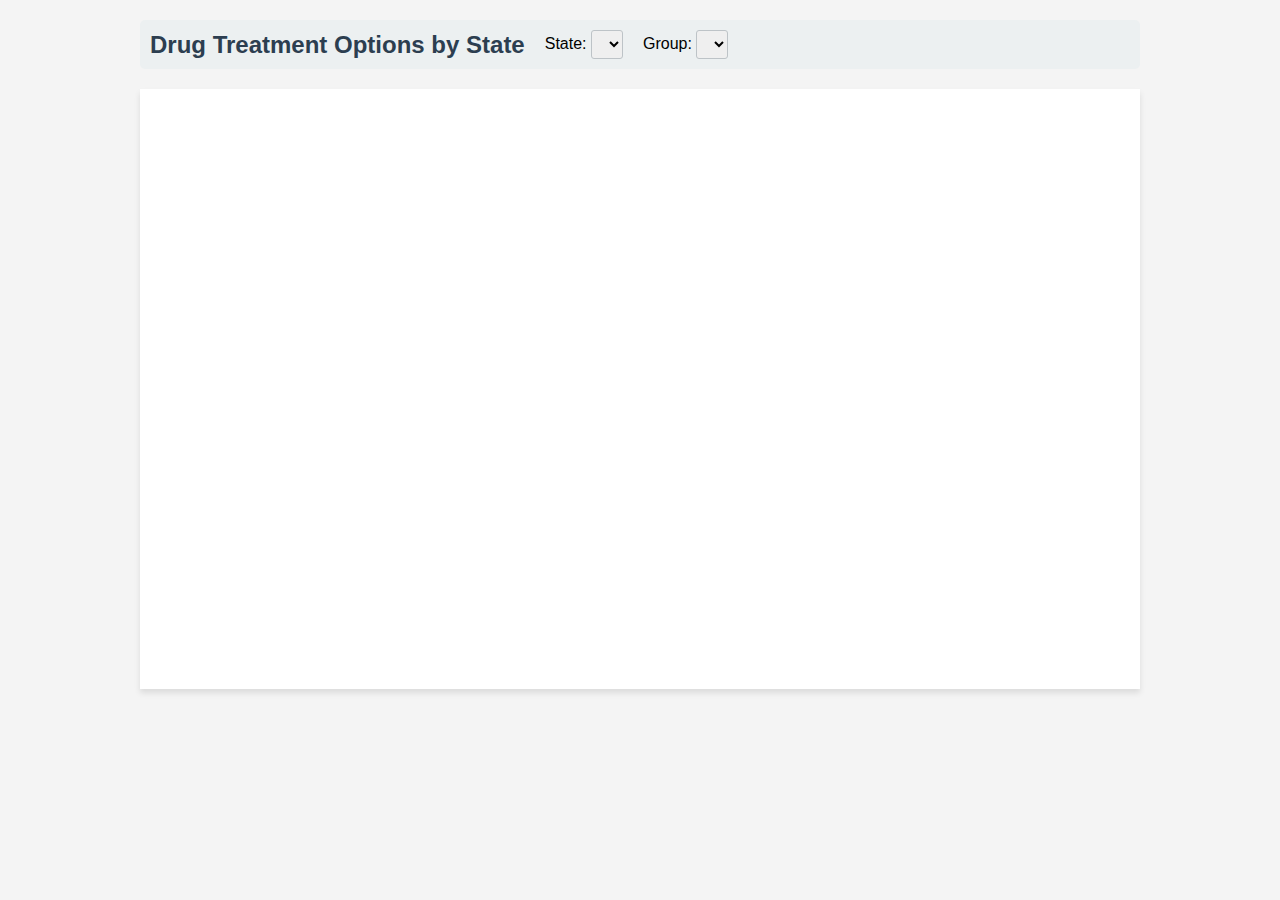
<file: drug_treatments_by_state.html>
<!DOCTYPE html>
<html lang="en">
<head>
    <meta charset="UTF-8">
    <title>Drug Treatment Facilities Visualization</title>
    <script src="https://d3js.org/d3.v7.min.js"></script>
    <style>
        body {
            font-family: 'Arial', sans-serif;
            max-width: 1000px;
            margin: 0 auto;
            padding: 20px;
            background-color: #f4f4f4;
        }
        .header {
            display: flex;
            align-items: center;
            margin-bottom: 20px;
            background-color: #ecf0f1;
            padding: 10px;
            border-radius: 5px;
        }
        .chart-title {
            margin-right: 20px;
            font-size: 24px;
            font-weight: bold;
            color: #2c3e50;
        }
        .controls {
            display: flex;
            gap: 20px;
        }
        .controls select {
            padding: 5px;
            border-radius: 3px;
            border: 1px solid #bdc3c7;
        }
        #chart {
            width: 100%;
            height: 600px;
            background-color: white;
            box-shadow: 0 4px 6px rgba(0,0,0,0.1);
        }
        .bar {
            fill: #3498db;
            transition: fill 0.3s ease;
        }
        .bar:hover {
            fill: #2980b9;
        }
        .x-axis text {
            transform: rotate(-45deg);
            text-anchor: end;
            font-size: 10px;
        }
        .tooltip {
            position: absolute;
            background: white;
            border: 1px solid #ccc;
            padding: 10px;
            pointer-events: none;
            display: none;
            box-shadow: 0 2px 5px rgba(0,0,0,0.1);
            border-radius: 4px;
        }
    </style>
</head>
<body>
    <div class="header">
        <div class="chart-title">Drug Treatment Options by State</div>
        <div class="controls">
            <div>
                <label for="state-select">State:</label>
                <select id="state-select"></select>
            </div>
            
            <div>
                <label for="group-select">Group:</label>
                <select id="group-select"></select>
            </div>
        </div>
    </div>

    <div id="chart"></div>
    <div class="tooltip" id="tooltip"></div>

    <script>
        // Configuration 
        const config = {
            margin: {top: 50, right: 20, bottom: 120, left: 60},
            width: 900,
            height: 600
        };

        class TreatmentVisualization {
            constructor(selector) {
                this.svg = d3.select(selector)
                    .append('svg')
                    .attr('width', config.width)
                    .attr('height', config.height);
                
                this.g = this.svg.append('g')
                    .attr('transform', `translate(${config.margin.left},${config.margin.top})`);
                
                this.width = config.width - config.margin.left - config.margin.right;
                this.height = config.height - config.margin.top - config.margin.bottom;

                this.tooltip = d3.select('#tooltip');
                
                // Load data and setup visualization
                Promise.all([
                    d3.csv('treatments_by_state.csv'),
                    d3.csv('drug_groups.csv')
                ]).then(([stateData, groupData]) => {
                    this.processData(stateData, groupData);
                }).catch(error => {
                    console.error('Error loading the data:', error);
                });
            }

            processData(stateData, groupData) {
                // Initialize data storage
                this.data = {};
                const states = new Set();

                // Count the occurrences of '1' for each drug in each state
                stateData.forEach(row => {
                    const state = row['LST'];
                    states.add(state);

                    if (!this.data[state]) {
                        this.data[state] = {};
                    }

                    Object.keys(row).forEach(key => {
                        if (key !== 'LST' && key !== '') {
                            const value = +row[key];
                            if (value === 1) {
                                this.data[state][key] = (this.data[state][key] || 0) + 1;
                            }
                        }
                    });
                });

                // Process group data
                this.groups = {};
                groupData.forEach(row => {
                    const groupName = row['group'];
                    const drugs = row['drugs'].split(',').map(d => d.trim());
                    this.groups[groupName] = drugs;
                });

                // Setup dropdowns and initial chart
                this.setupDropdowns(Array.from(states));
                this.drawChart(Array.from(states)[0], 'All Drugs');
            }

            setupDropdowns(states) {
                // State dropdown
                const stateSelect = d3.select('#state-select');
                stateSelect
                    .selectAll('option')
                    .data(states.sort())
                    .enter()
                    .append('option')
                    .text(d => d)
                    .attr('value', d => d);

                stateSelect.on('change', () => {
                    const selectedState = stateSelect.property('value');
                    const selectedGroup = d3.select('#group-select').property('value');
                    this.drawChart(selectedState, selectedGroup);
                });

                // Group dropdown
                const groupSelect = d3.select('#group-select');

                const groupOptions = ["All Drugs", ...Object.keys(this.groups).sort()];
                groupSelect
                    .selectAll('option')
                    .data(groupOptions)
                    .enter()
                    .append('option')
                    .text(d => d)
                    .attr('value', d => d);

                groupSelect.on('change', () => {
                    const selectedState = d3.select('#state-select').property('value');
                    const selectedGroup = groupSelect.property('value');
                    this.drawChart(selectedState, selectedGroup);
                });
            }

            drawChart(selectedState, selectedGroup) {
                // Clear previous chart elements
                this.g.selectAll('*').remove();
                this.svg.selectAll('.axis-label').remove();

                // Determine which drugs to include based on the selected group
                const groupDrugs = selectedGroup === "All Drugs" 
                    ? Object.keys(this.data[selectedState]) 
                    : this.groups[selectedGroup];

                const stateData = this.data[selectedState];

                // Filter and sort data
                const filteredData = Object.entries(stateData)
                    .filter(([drug]) => groupDrugs.includes(drug))
                    .filter(([drug, value]) => value > 0)  // Only include non-zero values
                    .sort((a, b) => b[1] - a[1]);

                // Scaling and chart rendering logic
                const y = d3.scaleLinear()
                    .domain([0, d3.max(filteredData, d => d[1])])
                    .range([this.height, 0]);

                const x = d3.scaleBand()
                    .domain(filteredData.map(d => d[0]))
                    .range([0, this.width])
                    .padding(0.1);

                // X Axis
                this.g.append('g')
                    .attr('class', 'x-axis')
                    .attr('transform', `translate(0,${this.height})`)
                    .call(d3.axisBottom(x));

                // Y Axis
                this.g.append('g')
                    .call(d3.axisLeft(y).ticks(5).tickFormat(d3.format('d')));

                // X Axis Label
                this.svg.append('text')
                    .attr('class', 'axis-label')
                    .attr('x', config.margin.left + this.width / 2)
                    .attr('y', config.height - 10)
                    .attr('text-anchor', 'middle')
                    .text('Drug Treatment Types');

                // Y Axis Label
                this.svg.append('text')
                    .attr('class', 'axis-label')
                    .attr('transform', 'rotate(-90)')
                    .attr('x', -(config.margin.top + this.height / 2))
                    .attr('y', 15)
                    .attr('text-anchor', 'middle')
                    .text('Number of Facilities');

                // Bars
                this.g.selectAll('.bar')
                    .data(filteredData)
                    .enter()
                    .append('rect')
                    .attr('class', 'bar')
                    .attr('x', d => x(d[0]))
                    .attr('y', d => y(d[1]))
                    .attr('width', x.bandwidth())
                    .attr('height', d => this.height - y(d[1]))
                    .on('mouseover', (event, d) => {
                        this.tooltip.style('display', 'block')
                            .html(`<strong>Treatment:</strong> ${d[0]}<br>
                                <strong>Facilities:</strong> ${d[1]}`)
                            .style('left', (event.pageX + 10) + 'px')
                            .style('top', (event.pageY - 10) + 'px');
                    })
                    .on('mouseout', () => {
                        this.tooltip.style('display', 'none');
                    });
            }
        }

        // Initialize visualization
        const viz = new TreatmentVisualization('#chart');
    </script>
</body>
</html>
</file>
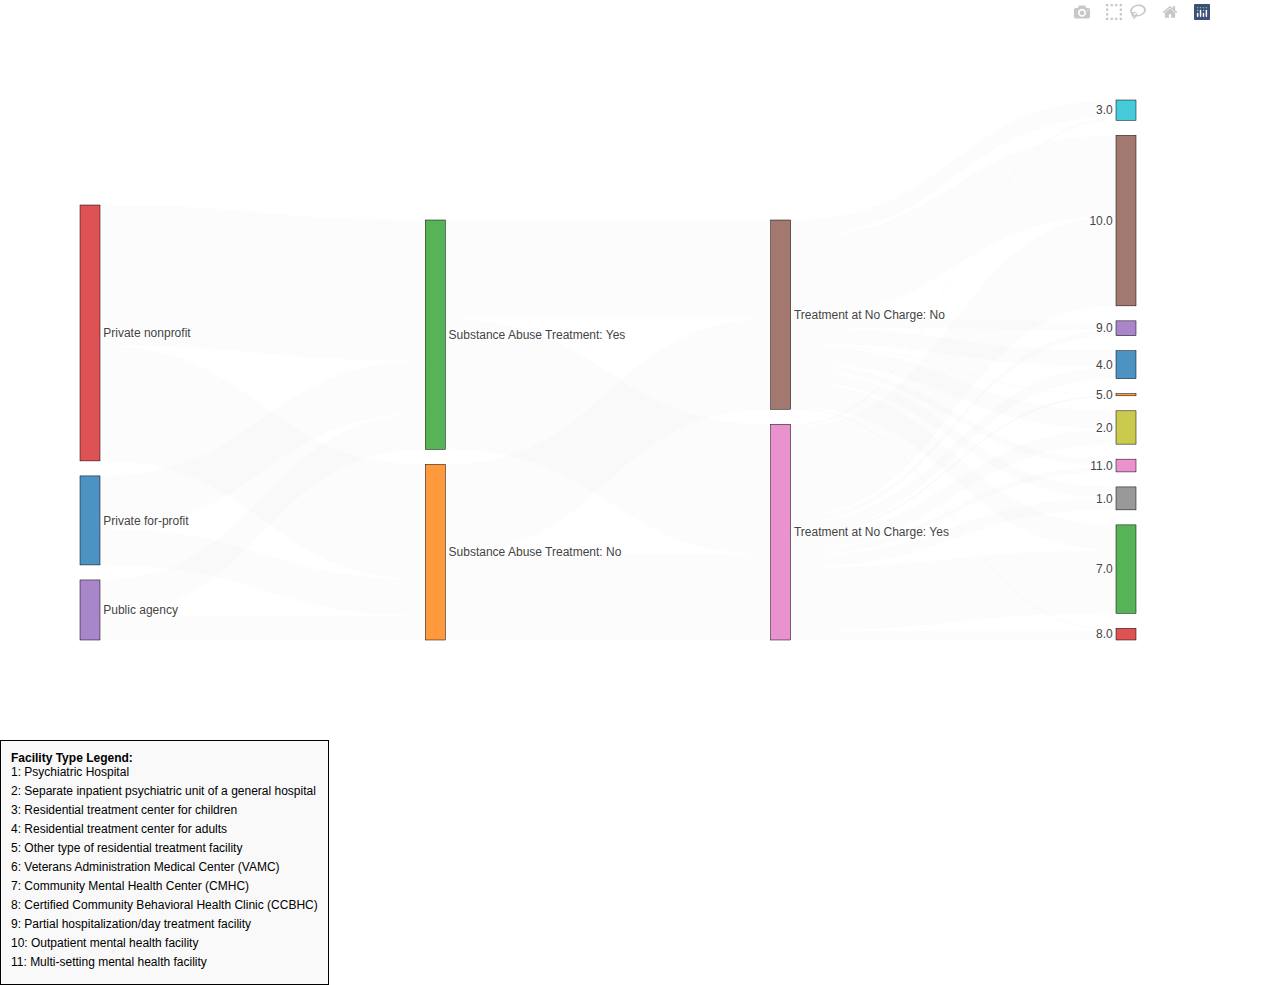
<file: sankey.html>
<!DOCTYPE html>
<html lang="en">
<head>
    <meta charset="UTF-8">
    <meta name="viewport" content="width=device-width, initial-scale=1.0">
    <title>4-Way Sankey Diagram</title>
    <script src="https://cdn.plot.ly/plotly-latest.min.js"></script>
    <style>
        .legend {
            margin-top: 20px;
            padding: 10px;
            border: 1px solid black;
            display: inline-block;
            font-family: Arial, sans-serif;
            font-size: 12px;
            background-color: #f9f9f9;
        }
        .legend-item {
            margin-bottom: 5px;
        }
        body {
            margin: 0;
            padding: 0;
        }
        #sankey {
            width: 100vw;
            height: 80vh;
        }
    </style>
</head>
<body>
    <div id="sankey"></div>

    <!-- Legend for Facility Types -->
    <div class="legend">
        <b>Facility Type Legend:</b>
        <div class="legend-item">1: Psychiatric Hospital</div>
        <div class="legend-item">2: Separate inpatient psychiatric unit of a general hospital</div>
        <div class="legend-item">3: Residential treatment center for children</div>
        <div class="legend-item">4: Residential treatment center for adults</div>
        <div class="legend-item">5: Other type of residential treatment facility</div>
        <div class="legend-item">6: Veterans Administration Medical Center (VAMC)</div>
        <div class="legend-item">7: Community Mental Health Center (CMHC)</div>
        <div class="legend-item">8: Certified Community Behavioral Health Clinic (CCBHC)</div>
        <div class="legend-item">9: Partial hospitalization/day treatment facility</div>
        <div class="legend-item">10: Outpatient mental health facility</div>
        <div class="legend-item">11: Multi-setting mental health facility</div>
    </div>

    <script>
        const csvPath = './aggregated_flows.csv';

        async function fetchCSVData() {
            const response = await fetch(csvPath);
            const data = await response.text();
            const rows = data.split('\n').slice(1);

            const labels = [];
            const sources = [];
            const targets = [];
            const values = [];
            const percentages = [];

            let totalFlow = 0;

            // Parse rows
            rows.forEach(row => {
                const [source, target, value] = row.split(',');

                if (!source || !target || !value) return;

                const numericValue = parseInt(value, 10);
                totalFlow += numericValue;

                if (!labels.includes(source)) labels.push(source);
                if (!labels.includes(target)) labels.push(target);

                sources.push(labels.indexOf(source));
                targets.push(labels.indexOf(target));
                values.push(numericValue);
            });

            values.forEach(value => {
                percentages.push(((value / totalFlow) * 100).toFixed(2) + '%');
            });

            return { labels, sources, targets, values, percentages };
        }

        async function renderSankey() {
            const { labels, sources, targets, values, percentages } = await fetchCSVData();

            const data = [{
                type: "sankey",
                orientation: "h",
                node: {
                    pad: 15,
                    thickness: 20,
                    line: { color: "black", width: 0.5 },
                    label: labels
                },
                link: {
                    source: sources,
                    target: targets,
                    value: values,
                    customdata: percentages,
                    hovertemplate: 
                        'Source: %{source.label}<br>' +
                        'Target: %{target.label}<br>' +
                        'Value: %{value}<br>' +
                        'Percentage: %{customdata}<extra></extra>'
                }
            }];

            // Dynamically calculate dimensions
            const layout = {
                title: "",
                font: { size: 12 },
                width: window.innerWidth * 0.95,
                height: window.innerHeight * 0.8
            };

            Plotly.newPlot('sankey', data, layout);

            // Resize the diagram dynamically on window resize
            window.addEventListener('resize', () => {
                Plotly.relayout('sankey', {
                    width: window.innerWidth * 0.95,
                    height: window.innerHeight * 0.8
                });
            });
        }

        renderSankey();
    </script>
</body>
</html>
</file>
